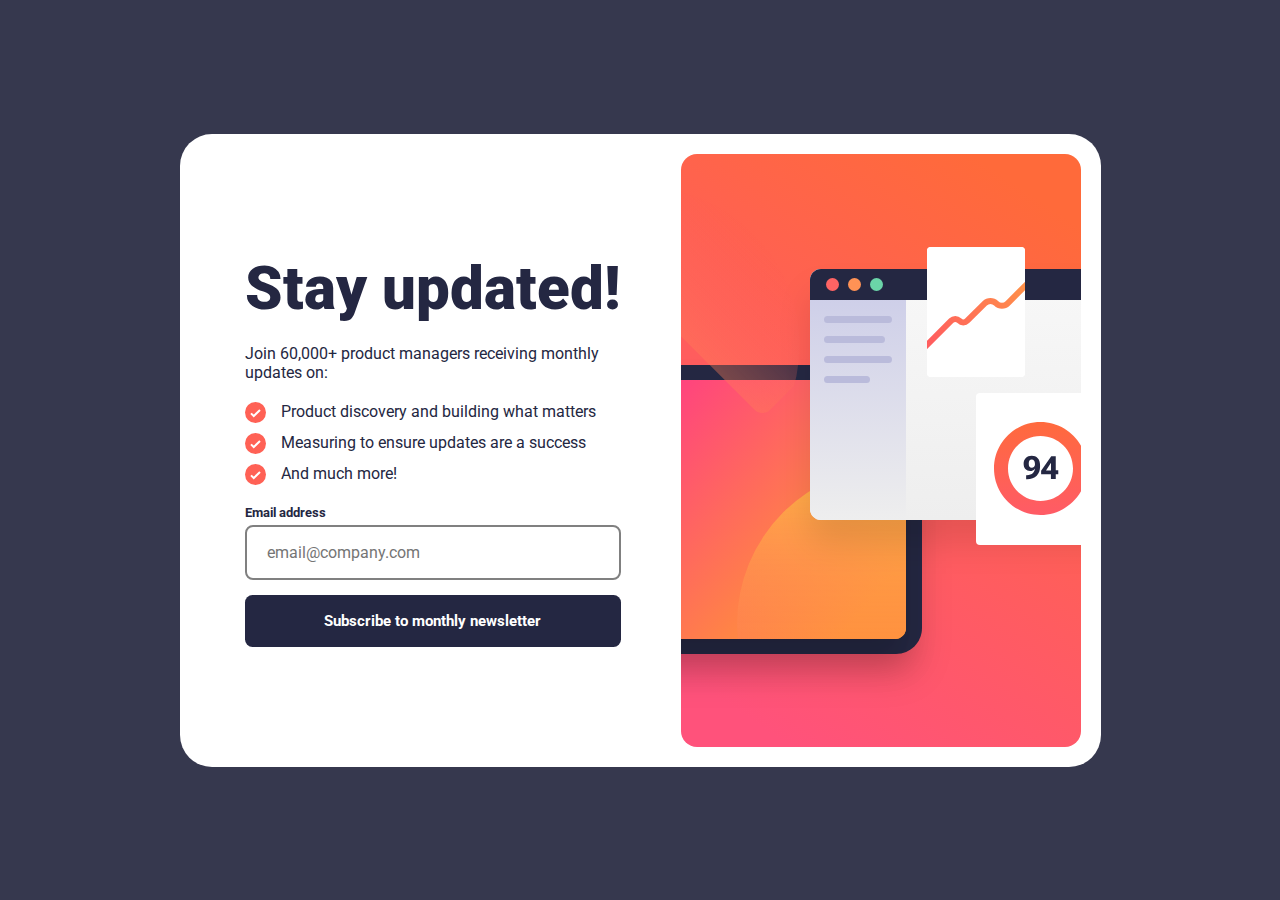
<file: index.html>
<!DOCTYPE html>
<html lang="en">
  <head>
    <meta charset="UTF-8" />
    <meta name="viewport" content="width=device-width, initial-scale=1.0" />
    <!-- displays site properly based on user's device -->
    <link rel="stylesheet" href="./src/styles/main.css" />
    <link
      rel="icon"
      type="image/png"
      sizes="32x32"
      href="./assets/images/favicon-32x32.png"
    />
    <title>
      Frontend Mentor | Newsletter sign-up form with success message
    </title>
  </head>
  <body>
    <div class="container flex">
      <div class="main">
        <div class="container1">
          <div class="content flex">
            <h1>Stay updated!</h1>
            <p>
              Join 60,000+ product managers receiving monthly<br class="br1" />
              updates on:
            </p>
            <div class="list">
              <div class="point">
                <img src="./assets/images/icon-list.svg" alt="Point SVG" />
                <p>
                  Product discovery and building what <br class="br2" />matters
                </p>
              </div>
              <div class="point">
                <img src="./assets/images/icon-list.svg" alt="Point SVG" />
                <p>
                  Measuring to ensure updates are a <br class="br2" />
                  success
                </p>
              </div>
              <div class="point">
                <img src="./assets/images/icon-list.svg" alt="Point SVG" />
                <p>And much more!</p>
              </div>
            </div>
            <form class="form flex">
              <div class="input">
                <div class="lol">
                  <label for="email">Email address</label>
                  <span>Valid email required</span>
                </div>
                <input
                  class="inputVal"
                  type="email"
                  name="email"
                  id="email"
                  placeholder="email@company.com"
                />
              </div>
              <button type="submit">Subscribe to monthly newsletter</button>
            </form>
          </div>

          <div class="image">
            <img
              class="img"
              src="./assets/images/illustration-sign-up-desktop.svg"
              alt="sign up desktop svg"
            />
          </div>
        </div>
      </div>
    </div>

    <script src="./src/scripts/project.js"></script>
  </body>
</html>
</file>
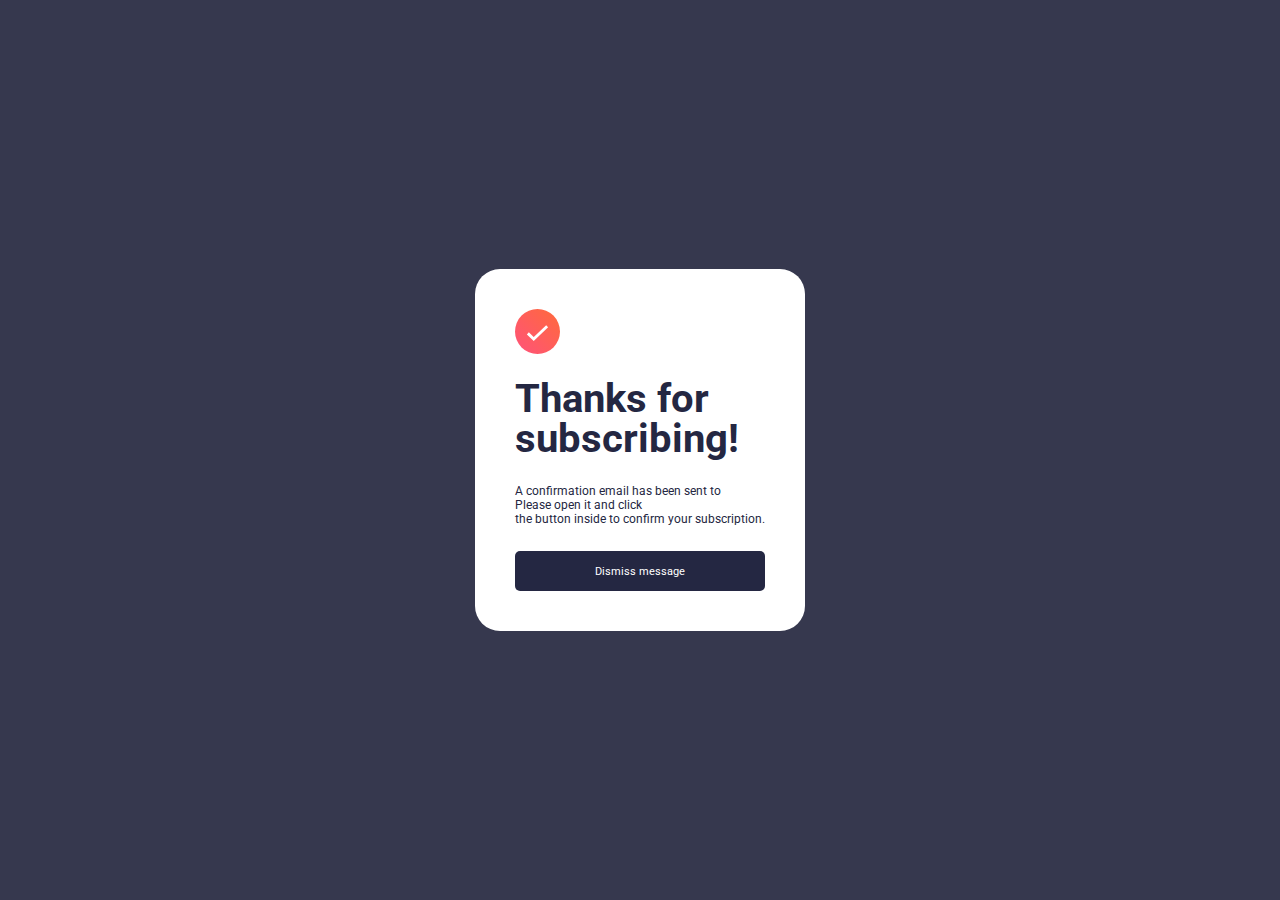
<file: src/pages/active.html>
<!DOCTYPE html>
<html lang="en">
  <head>
    <meta charset="UTF-8" />
    <meta name="viewport" content="width=device-width, initial-scale=1.0" />
    <link id="activeCss" rel="stylesheet" href="../styles/success.css" />
    <title>Success Active</title>
  </head>
  <body>
    <div class="container flex">
      <div class="main">
        <div class="content flex">
          <img
            src="../../assets/images/icon-success.svg"
            alt="succes SVG"
            width="55px"
          />
          <h1>
            Thanks for <br />
            subscribing!
          </h1>
          <p>
            A confirmation email has been sent to <br />
            <span>ash@loremcompany.com.</span> Please open it and click
            <br class="br1" />
            the button inside to confirm your subscription.
          </p>
          <button id="return">Dismiss message</button>
        </div>
      </div>
    </div>
    <script>
      const email = document.querySelector("span");
      email.textContent = window.localStorage.email;
      const returnButton = document.getElementById("return");

      returnButton.addEventListener("click", () => {
        window.location.href = "../../index.html";
        window.localStorage.clear();
      });
    </script>
  </body>
</html>
</file>
<file: src/styles/main.css>
@import url("https://fonts.googleapis.com/css2?family=Roboto:wght@400;700&display=swap");

:root {
  --tomato: hsl(4, 100%, 67%);
  --darkSlateGrey: hsl(234, 29%, 20%);
  --charcoalGrey: hsl(235, 18%, 26%);
  --grey: hsl(231, 7%, 60%);
  --white: hsl(0, 0%, 100%);
  --font-size-base: 16px;
}

* {
  font-family: "Roboto", sans-serif;
  margin: 0;
  padding: 0;
  box-sizing: border-box;
  text-decoration: none;
  font-size: 16px;
}

h1,
p,
label {
  color: var(--darkSlateGrey);
}

.br2 {
  display: none;
}

.flex,
.container1,
.list,
.point {
  display: flex;
}

html {
  overflow-x: hidden;
}

.flex {
  align-items: center;
  justify-content: center;
}

.container {
  height: 100vh;
  background-color: var(--charcoalGrey);
}

.container1 {
  background-color: var(--white);
  justify-content: center;
  gap: 0.9375em;
  padding: 1.25em;
  border-radius: 2em;
  max-width: 100%;
}

.content {
  flex-direction: column;
  gap: 1.25em;
  /* padding: 0em 2.8125em 0em 2.8125em; */
  padding: 0 45px 0 45px;
}

h1 {
  width: 100%;
  font-size: 3.75em;
  font-weight: 900;
  text-wrap: nowrap;
}

p {
  font-size: 1em;
  font-weight: 400;
  width: 100%;
}

.list {
  flex-direction: column;
  gap: 0.625em;
  width: 100%;
}

.point {
  /* border-style: solid;
  border-color: black; */
  flex-wrap: nowrap;
  gap: 0.9375em;
}

.form {
  align-items: start;
  width: 100%;
  flex-direction: column;
  gap: 0.9375em;
}

.lol {
  display: flex;
  justify-content: space-between;
}

label {
  font-size: 0.8125em;
  font-weight: bold;
}

span {
  display: none;
  color: var(--tomato);
  font-size: 1em;
  font-weight: bold;
}

.input {
  width: 100%;
}

input {
  height: 3.4375em;
  width: 100%;
  margin-top: 0.3125em;
  border-style: solid;
  border-radius: 0.5em;
  border-color: grey;
  text-align: justify;
  text-align: start;
  padding-left: 1.25em;
  outline: none;
}

input:focus {
  border-color: var(--darkSlateGrey);
}

button {
  width: 100%;
  height: 3.4375em;
  background-color: var(--darkSlateGrey);
  color: var(--white);
  border-radius: 0.5em;
  font-weight: 700;
  font-size: 0.9375em;
  outline: none;
  border: none;
  cursor: pointer;
}

button:hover {
  background: linear-gradient(to right, rgb(255, 84, 120), var(--tomato));
  box-shadow: 0 0.9375em 1.25em rgba(255, 98, 87, 0.3);
  transition: 0.3s ease-in-out;
}

.image {
  display: flex;
  justify-content: center;
  align-items: center;
  max-width: 100%;
  height: auto;
}

.image img {
  max-width: 100%;
  height: auto;
  display: block;
}

@media (max-width: 925px) {
  * {
    font-size: 14px;
  }

  .point img {
    width: 15px;
  }

  .image img {
    /* height: 90%; */
    padding: 0;
  }
}

@media (max-width: 768px) {
  * {
    font-size: 11px;
  }

  .point img {
    width: 13px;
  }

  .content {
    width: 70%;
  }
}

@media (max-width: 625px) {
  .container {
    max-height: 100%;
    border-radius: none;
  }

  .container1 {
    flex-direction: column-reverse;
    padding: 0;
  }

  .content {
    justify-content: flex-start;
    padding: 0;
    width: 100%;
    padding: 25px;
    gap: 20px;
  }

  .image img {
    width: 100%;
  }

  h1 {
    font-size: 3.3em;
  }

  p {
    font-size: 1.4em;
    font-weight: 400;
    width: 100%;
    /* color: #3e3c47; */
  }

  .br1 {
    display: none;
  }

  .br2 {
    display: block;
  }

  .point {
    align-items: start;
  }
  .point img {
    width: 20px;
  }

  .list {
    flex-direction: column;
    gap: 0.9em;
    width: 100%;
  }

  label {
    font-size: 1.2em;
    font-weight: bold;
  }

  input {
    height: 3.1em;
    border: 1px solid var(--grey);
    border-radius: 0.3em;
    font-size: 1.3em;
    margin-top: 10px;
  }

  button {
    font-size: 1.4em;
    height: 3.4em;
    border-radius: 0.4em;
  }

  .form {
    gap: 20px;
  }
}

@media (max-width: 375px) {
  .container1 {
    width: 375px;
    height: 750px;
  }
}
</file>
<file: src/styles/success.css>
@import url("https://fonts.googleapis.com/css2?family=Roboto:wght@400;700&display=swap");

:root {
  --tomato: hsl(4, 100%, 67%);
  --darkSlateGrey: hsl(234, 29%, 20%);
  --charcoalGrey: hsl(235, 18%, 26%);
  --grey: hsl(231, 7%, 60%);
  --white: hsl(0, 0%, 100%);
}

* {
  font-family: "Roboto", sans-serif;
  margin: 0;
  padding: 0;
  box-sizing: border-box;
  text-decoration: none;
}

.flex {
  display: flex;
}

h1,
p,
span {
  color: var(--darkSlateGrey);
}

.container {
  align-items: center;
  justify-content: center;
  background-color: var(--charcoalGrey);
  height: 100vh;
}

.content {
  flex-direction: column;
  justify-content: center;
  align-items: start;
  background-color: var(--white);
  border-radius: 25px;
  padding: 40px;
  gap: 25px;
}

img {
  width: 45px;
}

h1 {
  width: 100%;
  font-size: 40px;
  font-weight: 700;
  line-height: 1;
}

p {
  font-size: 12px;
  font-weight: 400;
}

span {
  font-weight: bold;
}

button {
  width: 100%;
  height: 40px;
  background-color: var(--darkSlateGrey);
  color: var(--white);
  border-radius: 5px;
  font-weight: 400;
  font-size: 11px;
  outline: none;
  border: none;
  cursor: pointer;
}

button:hover {
  background: linear-gradient(to right, rgb(255, 84, 120), var(--tomato));
  box-shadow: 0 15px 20px rgba(255, 98, 87, 0.3);
  transition: 0.3s ease-in-out;
}

@media (max-width: 625px) {
  * {
    font-size: 16px;
  }

  body {
    display: flex;
    justify-content: center;
    align-items: center;
  }

  .content {
    flex-direction: column;
    justify-content: end;
    align-items: flex-start;
    width: 375px;
    height: 750px;
    gap: 20px;
    padding: 0 20px 0 20px;
  }

  h1 {
    font-size: 2.4em;
    font-weight: 900;
    line-height: 35px;
  }

  p {
    font-size: 16px;
    margin-bottom: 250px;
  }

  .br1 {
    display: none;
  }

  button {
    height: 3.4375em;
    border-radius: 0.5em;
    font-weight: 700;
    font-size: 0.9375em;
    margin-bottom: 30px;
  }

  .container {
    background-color: white;
  }
}
</file>
